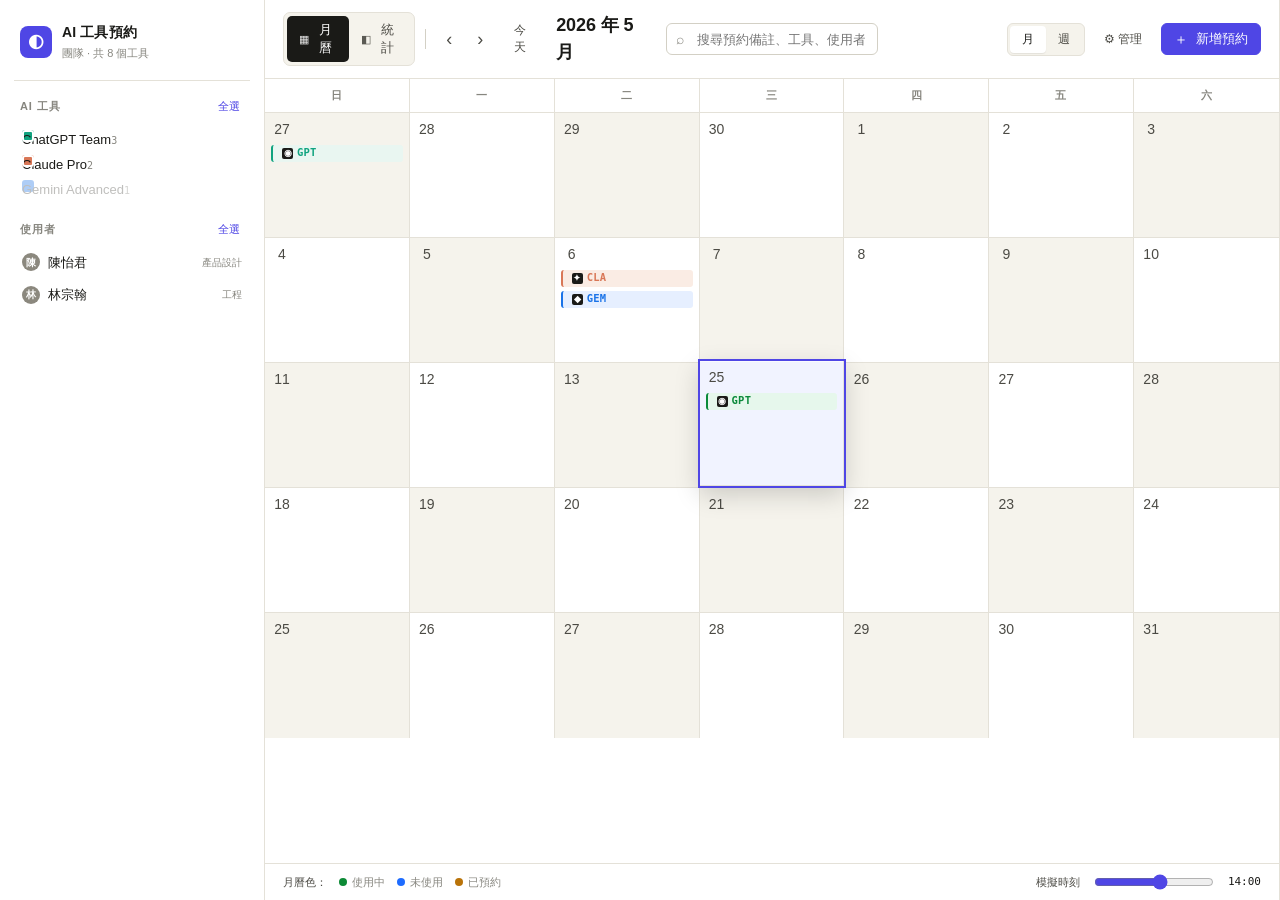
<file: test-layout.html>
<!doctype html>
<html lang="zh-Hant">
<head>
  <meta charset="utf-8" />
  <meta name="viewport" content="width=device-width, initial-scale=1" />
  <title>Layout Test</title>
  <link rel="stylesheet" href="styles.css" />
  <style>
    /* Fill cells so we can see the grid */
    .cal-month__cell { background: var(--surface); }
    .cal-month__cell:nth-child(odd) { background: var(--surface-2,#f3f2ee); }
  </style>
</head>
<body>
<div id="root">
<div class="app density-comfortable no-dash" style="--accent:#4f46e5">
  <!-- Sidebar -->
  <aside class="sidebar" id="sidebar">
    <button class="sidebar__close" onclick="closeSidebar()">✕</button>
    <div class="sidebar__brand">
      <div class="sidebar__logo"><span class="logo-mark">◐</span></div>
      <div>
        <div class="sidebar__title">AI 工具預約</div>
        <div class="sidebar__sub">團隊 · 共 8 個工具</div>
      </div>
    </div>
    <section class="filter">
      <div class="filter__head"><h3>AI 工具</h3><button class="filter__all">全選</button></div>
      <div class="filter__list">
        <label class="filter__item is-on"><input type="checkbox" checked /><span class="filter__swatch" style="background:#10a37f"/><span class="filter__name">ChatGPT Team</span><span class="filter__count">3</span></label>
        <label class="filter__item is-on"><input type="checkbox" checked /><span class="filter__swatch" style="background:#d97757"/><span class="filter__name">Claude Pro</span><span class="filter__count">2</span></label>
        <label class="filter__item"><input type="checkbox" /><span class="filter__swatch" style="background:#1a73e8"/><span class="filter__name">Gemini Advanced</span><span class="filter__count">1</span></label>
      </div>
    </section>
    <section class="filter">
      <div class="filter__head"><h3>使用者</h3><button class="filter__all">全選</button></div>
      <div class="filter__list">
        <label class="filter__item is-on"><input type="checkbox" checked /><span class="filter__avatar" style="background:#8b887e">陳</span><span class="filter__name">陳怡君</span><span class="filter__role">產品設計</span></label>
        <label class="filter__item is-on"><input type="checkbox" checked /><span class="filter__avatar" style="background:#8b887e">林</span><span class="filter__name">林宗翰</span><span class="filter__role">工程</span></label>
      </div>
    </section>
  </aside>

  <!-- Sidebar overlay -->
  <div class="sidebar-overlay" id="overlay" onclick="closeSidebar()"></div>

  <!-- Main -->
  <main class="main">
    <header class="topbar">
      <div class="topbar__left">
        <button class="hamburger" onclick="openSidebar()">☰</button>
        <div class="mode-tabs">
          <button class="is-on"><span class="mode-tabs__ic">▦</span> 月曆</button>
          <button><span class="mode-tabs__ic">◧</span> 統計</button>
        </div>
        <span class="topbar__divider"></span>
        <button class="iconbtn">‹</button>
        <button class="iconbtn">›</button>
        <button class="btn btn--ghost btn--sm">今天</button>
        <h1 class="topbar__title">2026 年 5 月</h1>
      </div>
      <div class="topbar__center">
        <div class="search">
          <span class="search__ic">⌕</span>
          <input class="search__inp" placeholder="搜尋預約備註、工具、使用者…" />
        </div>
      </div>
      <div class="topbar__right">
        <div class="seg">
          <button class="is-on">月</button>
          <button>週</button>
        </div>
        <button class="btn btn--ghost btn--sm">⚙ 管理</button>
        <button class="btn btn--primary"><span class="btn__plus">＋</span> 新增預約</button>
      </div>
    </header>

    <!-- Calendar month -->
    <div class="cal-wrap">
      <div class="cal-month">
        <div class="cal-month__head">
          <div class="cal-month__hday">日</div><div class="cal-month__hday">一</div>
          <div class="cal-month__hday">二</div><div class="cal-month__hday">三</div>
          <div class="cal-month__hday">四</div><div class="cal-month__hday">五</div>
          <div class="cal-month__hday">六</div>
        </div>
        <div class="cal-month__grid">
          <!-- 5 rows × 7 cols = 35 cells -->
          <div class="cal-month__cell"><div class="cal-month__num">27</div>
            <div class="mchip is-active" style="--c:#10a37f;--s:#e9f6f1"><span class="mchip__dot"></span><span class="mchip__logo">◉</span><span class="mchip__name">GPT</span></div>
          </div>
          <div class="cal-month__cell"><div class="cal-month__num">28</div></div>
          <div class="cal-month__cell"><div class="cal-month__num">29</div></div>
          <div class="cal-month__cell"><div class="cal-month__num">30</div></div>
          <div class="cal-month__cell"><div class="cal-month__num">1</div></div>
          <div class="cal-month__cell"><div class="cal-month__num">2</div></div>
          <div class="cal-month__cell"><div class="cal-month__num">3</div></div>

          <div class="cal-month__cell"><div class="cal-month__num">4</div></div>
          <div class="cal-month__cell"><div class="cal-month__num">5</div></div>
          <div class="cal-month__cell"><div class="cal-month__num">6</div>
            <div class="mchip" style="--c:#d97757;--s:#faece4"><span class="mchip__dot"></span><span class="mchip__logo">✦</span><span class="mchip__name">CLA</span></div>
            <div class="mchip" style="--c:#1a73e8;--s:#e6efff"><span class="mchip__dot"></span><span class="mchip__logo">◆</span><span class="mchip__name">GEM</span></div>
          </div>
          <div class="cal-month__cell"><div class="cal-month__num">7</div></div>
          <div class="cal-month__cell"><div class="cal-month__num">8</div></div>
          <div class="cal-month__cell"><div class="cal-month__num">9</div></div>
          <div class="cal-month__cell"><div class="cal-month__num">10</div></div>

          <div class="cal-month__cell"><div class="cal-month__num">11</div></div>
          <div class="cal-month__cell"><div class="cal-month__num">12</div></div>
          <div class="cal-month__cell"><div class="cal-month__num">13</div></div>
          <div class="cal-month__cell is-today"><div class="cal-month__num cal-month__num--today">25</div>
            <div class="mchip is-active" style="--c:#0b8a3a;--s:#e6f7ec"><span class="mchip__dot"></span><span class="mchip__logo">◉</span><span class="mchip__name">GPT</span></div>
          </div>
          <div class="cal-month__cell"><div class="cal-month__num">26</div></div>
          <div class="cal-month__cell"><div class="cal-month__num">27</div></div>
          <div class="cal-month__cell"><div class="cal-month__num">28</div></div>

          <div class="cal-month__cell"><div class="cal-month__num">18</div></div>
          <div class="cal-month__cell"><div class="cal-month__num">19</div></div>
          <div class="cal-month__cell"><div class="cal-month__num">20</div></div>
          <div class="cal-month__cell"><div class="cal-month__num">21</div></div>
          <div class="cal-month__cell"><div class="cal-month__num">22</div></div>
          <div class="cal-month__cell"><div class="cal-month__num">23</div></div>
          <div class="cal-month__cell"><div class="cal-month__num">24</div></div>

          <div class="cal-month__cell"><div class="cal-month__num">25</div></div>
          <div class="cal-month__cell"><div class="cal-month__num">26</div></div>
          <div class="cal-month__cell"><div class="cal-month__num">27</div></div>
          <div class="cal-month__cell"><div class="cal-month__num">28</div></div>
          <div class="cal-month__cell"><div class="cal-month__num">29</div></div>
          <div class="cal-month__cell"><div class="cal-month__num">30</div></div>
          <div class="cal-month__cell"><div class="cal-month__num">31</div></div>
        </div>
      </div>
    </div>

    <div class="legend">
      <div class="legend__group">
        <span class="legend__lbl">月曆色：</span>
        <span class="legend__item"><span class="legend__dot" style="background:#0d8a36"></span>使用中</span>
        <span class="legend__item"><span class="legend__dot" style="background:#1e6cff"></span>未使用</span>
        <span class="legend__item"><span class="legend__dot" style="background:#b97309"></span>已預約</span>
      </div>
      <div class="legend__group" style="margin-left:auto">
        <span class="legend__lbl">模擬時刻</span>
        <input type="range" min="9" max="18" value="14" class="hour-slider" />
        <span class="legend__hour">14:00</span>
      </div>
    </div>
  </main>
</div>
</div>

<script>
function openSidebar() {
  document.getElementById('sidebar').classList.add('is-open');
  document.getElementById('overlay').style.display = 'block';
}
function closeSidebar() {
  document.getElementById('sidebar').classList.remove('is-open');
  document.getElementById('overlay').style.display = 'none';
}
</script>
</body>
</html>
</file>
<file: styles.css>
/* ============================================================
   AI 工具預約 — 樣式
   一個資訊密集、視覺克制的排程工具樣式系統。
   ============================================================ */

:root {
  /* Palette — warm-neutral foundation */
  --bg:        #faf9f5;
  --surface:   #ffffff;
  --surface-2: #f5f3ec;
  --surface-3: #ecebe3;
  --text:      #1a1a17;
  --text-2:    #4b4a44;
  --text-dim:  #87867f;
  --text-faint:#b0afa6;
  --border:    #e4e1d8;
  --border-2:  #d3d0c5;

  --accent:    #4f46e5; /* indigo - overridden via tweaks */
  --accent-soft: color-mix(in oklab, var(--accent) 12%, var(--surface));

  --danger:    #c93d3d;
  --success:   #0b8a3a;
  --warning:   #b97309;

  --radius:    8px;
  --radius-lg: 12px;

  --shadow-1:  0 1px 0 rgba(15, 15, 10, 0.04), 0 1px 2px rgba(15, 15, 10, 0.04);
  --shadow-2:  0 8px 24px rgba(15, 15, 10, 0.10), 0 2px 4px rgba(15, 15, 10, 0.04);
  --shadow-3:  0 24px 48px rgba(15, 15, 10, 0.18), 0 4px 8px rgba(15, 15, 10, 0.06);

  --font-sans: "Noto Sans TC", "IBM Plex Sans", -apple-system, BlinkMacSystemFont, "Segoe UI", sans-serif;
  --font-mono: "IBM Plex Mono", ui-monospace, "SF Mono", Menlo, monospace;
}

* { box-sizing: border-box; }
html, body, #root { margin: 0; padding: 0; height: 100%; }
body {
  font-family: var(--font-sans);
  background: var(--bg);
  color: var(--text);
  font-size: 14px;
  line-height: 1.5;
  -webkit-font-smoothing: antialiased;
}
button { font-family: inherit; }

/* ============================================================
   Layout
   ============================================================ */

.app {
  display: grid;
  grid-template-columns: 264px 1fr 380px;
  grid-template-rows: minmax(0, 100vh);
  height: 100vh;
  overflow: hidden;
}
.app:not(:has(.dashboard)) { grid-template-columns: 264px 1fr; }
.app.no-dash { grid-template-columns: 264px 1fr; }

/* Responsive: at narrow widths hide the dashboard so the calendar gets room.
   Below 1024px also tighten the sidebar. */
@media (max-width: 1280px) {
  .app, .app:not(.no-dash) {
    grid-template-columns: 244px 1fr;
  }
  .dashboard { display: none; }
}
@media (max-width: 1024px) {
  .app, .app:not(.no-dash) {
    grid-template-columns: 220px 1fr;
  }
  .sidebar { padding: 14px 10px 24px; }
}

/* Hamburger button — hidden on desktop, revealed by mobile media query */
.hamburger {
  display: none;
  align-items: center;
  justify-content: center;
  width: 34px; height: 34px;
  border: 1px solid var(--border);
  border-radius: 8px;
  background: var(--surface);
  cursor: pointer;
  font-size: 15px;
  flex-shrink: 0;
  color: var(--text);
  transition: background .12s;
}
.hamburger:hover { background: var(--surface-2); }

/* Sidebar close button — hidden on desktop */
.sidebar__close {
  display: none;
  position: absolute;
  top: 12px; right: 12px;
  width: 28px; height: 28px;
  align-items: center;
  justify-content: center;
  border: 1px solid var(--border);
  border-radius: 6px;
  background: var(--surface);
  cursor: pointer;
  font-size: 12px;
  color: var(--text-dim);
}
.sidebar__close:hover { color: var(--text); background: var(--surface-2); }

/* Overlay — only shown on mobile via JS toggle */
.sidebar-overlay { display: none; }

/* ── Mobile (≤768px) ─────────────────────────────────────────────────────── */
@media (max-width: 768px) {
  /* App: single column — sidebar becomes a fixed drawer, main fills viewport */
  .app, .app:not(.no-dash), .app.no-dash {
    grid-template-columns: 1fr;
    grid-template-rows: minmax(0, 100dvh);
  }
  .dashboard { display: none !important; }
  .main { border: none; min-width: 0; }

  /* Sidebar drawer — position: fixed removes it from grid flow */
  .sidebar {
    position: fixed;
    top: 0; left: 0;
    width: min(300px, 82vw);
    height: 100dvh;
    z-index: 60;
    transform: translateX(-105%);
    transition: transform .24s ease;
    box-shadow: none;
    padding: 16px 12px 24px;
    overflow-y: auto;
    border-right: 1px solid var(--border);
  }
  .sidebar.is-open {
    transform: translateX(0);
    box-shadow: 6px 0 32px rgba(0,0,0,.18);
  }
  .sidebar__close {
    display: flex;
  }

  /* Overlay */
  .sidebar-overlay {
    position: fixed;
    inset: 0;
    background: rgba(0,0,0,.35);
    z-index: 59;
    backdrop-filter: blur(1px);
  }

  /* Hamburger visible */
  .hamburger { display: flex; }

  /* Topbar — single row compact layout */
  .topbar {
    grid-template-columns: auto 1fr auto;
    padding: 8px 10px;
    gap: 6px;
    align-items: center;
  }
  .topbar__center { display: none; }
  .topbar__left { gap: 4px; overflow: hidden; }
  .topbar__right { gap: 4px; }
  .topbar__title { font-size: 14px; white-space: nowrap; overflow: hidden; text-overflow: ellipsis; max-width: 120px; }
  .topbar__divider { display: none; }
  .mode-tabs button { padding: 5px 8px; font-size: 12px; }
  .mode-tabs .mode-tabs__ic { display: none; }
  .seg button { padding: 5px 8px; font-size: 12px; }

  /* "管理" and "新增" buttons compact */
  .topbar__right .btn--ghost { display: none; }
  .topbar__right .btn--primary .btn__plus { margin-right: 2px; }

  /* Nav buttons */
  .iconbtn { width: 30px; height: 30px; font-size: 16px; }

  /* Calendar month — keep 7 cols but compress */
  .cal-month__cell { min-height: 52px; padding: 2px 2px 3px; }
  .cal-month__hday { font-size: 9px; padding: 5px 0; letter-spacing: 0; }
  .cal-month__num  { font-size: 11px; margin-bottom: 1px; }

  /* Chips: hide text on mobile, just show coloured dots */
  .mchip { padding: 1px 3px; gap: 2px; font-size: 0; line-height: 1; border-radius: 3px; min-height: 6px; }
  .mchip__dot { width: 6px; height: 6px; flex-shrink: 0; }
  .mchip__logo, .mchip__name, .mchip__seats { display: none; }

  /* Tool bar in month cell — still shows */
  .mbar { height: 3px; }

  /* Week view — horizontal scroll */
  .cal-wrap { overflow-x: auto; -webkit-overflow-scrolling: touch; }
  .cal-week  { min-width: 560px; }
  .swim-wrap { min-width: 540px; }

  /* Legend — stack */
  .legend { flex-direction: column; gap: 6px; padding: 8px 12px; }
  .legend__group { flex-wrap: wrap; gap: 4px; }

  /* Modals — full-width with small margin */
  .modal { max-width: calc(100vw - 16px); max-height: calc(100dvh - 24px); overflow-y: auto; }
  .day-detail { width: calc(100vw - 16px); max-height: calc(100dvh - 24px); }
  .modal__body { padding: 12px; gap: 12px; }
  .field-grid { grid-template-columns: 1fr; gap: 10px; }
  .tool-grid { grid-template-columns: 1fr; }

  /* Admin panel */
  .admin-modal { width: calc(100vw - 16px); }
  .admin-tabs { flex-wrap: wrap; padding: 0 12px; }
  .admin-tabs button { padding: 8px 12px; font-size: 12px; }

  /* Stats */
  .stats__tiles { grid-template-columns: repeat(2, 1fr); }
  .dual { grid-template-columns: 1fr !important; }
}

/* ── Extra small (≤400px) ────────────────────────────────────────────────── */
@media (max-width: 400px) {
  .cal-month__cell { min-height: 44px; }
  .topbar__title { display: none; }
  .modal { max-width: calc(100vw - 8px); }
}

.main {
  display: flex;
  flex-direction: column;
  border-left: 1px solid var(--border);
  border-right: 1px solid var(--border);
  min-width: 0;
  background: var(--bg);
}

/* ============================================================
   Sidebar
   ============================================================ */

.sidebar {
  background: var(--surface);
  padding: 18px 14px 28px;
  overflow-y: auto;
  border-right: 0;
}
.sidebar__brand {
  display: flex;
  align-items: center;
  gap: 10px;
  padding: 4px 6px 18px;
  border-bottom: 1px solid var(--border);
  margin-bottom: 16px;
}
.sidebar__logo {
  width: 32px; height: 32px;
  border-radius: 8px;
  background: var(--accent);
  color: white;
  display: grid; place-items: center;
  font-size: 18px;
  font-weight: 600;
}
.sidebar__title { font-weight: 600; font-size: 14px; letter-spacing: 0.01em; }
.sidebar__sub   { font-size: 11px; color: var(--text-dim); margin-top: 2px; }

.filter { margin-bottom: 22px; }
.filter__head {
  display: flex; align-items: center; justify-content: space-between;
  padding: 0 6px 8px;
}
.filter__head h3 {
  font-size: 11px;
  font-weight: 600;
  text-transform: uppercase;
  letter-spacing: 0.08em;
  color: var(--text-dim);
  margin: 0;
  white-space: nowrap;
}
.filter__all {
  font-size: 11px; color: var(--accent); background: transparent;
  border: 0; cursor: pointer; padding: 2px 4px; border-radius: 4px;
}
.filter__all:hover { background: var(--accent-soft); }

.filter__list { display: flex; flex-direction: column; gap: 1px; }
.filter__item {
  display: flex; align-items: center; gap: 8px;
  padding: 6px 8px;
  border-radius: 6px;
  cursor: pointer;
  user-select: none;
  font-size: 13px;
  color: var(--text-2);
}
.filter__item:hover { background: var(--surface-2); }
.filter__item.is-on { color: var(--text); }
.filter__item input { display: none; }
.filter__swatch {
  width: 12px; height: 12px;
  border-radius: 3px;
  flex-shrink: 0;
  opacity: 0.35;
  position: relative;
}
.filter__item.is-on .filter__swatch { opacity: 1; }
.filter__item.is-on .filter__swatch::after {
  content: ""; position: absolute; inset: 0;
  border: 2px solid var(--surface);
  border-radius: 3px;
}
.filter__name { flex: 1; min-width: 0; overflow: hidden; text-overflow: ellipsis; white-space: nowrap; }
.filter__count { font-family: var(--font-mono); font-size: 10px; color: var(--text-dim); }
.filter__role  { font-size: 10px; color: var(--text-dim); }
.filter__avatar {
  width: 18px; height: 18px; border-radius: 50%;
  font-size: 10px; font-weight: 600; color: var(--surface);
  display: grid; place-items: center; flex-shrink: 0;
  opacity: 0.4;
}
.filter__item.is-on .filter__avatar { opacity: 1; }
.filter__dot {
  width: 8px; height: 8px; border-radius: 50%; flex-shrink: 0;
  opacity: 0.4;
}
.filter__item.is-on .filter__dot { opacity: 1; }

/* ============================================================
   Topbar
   ============================================================ */

.topbar {
  display: grid;
  grid-template-columns: 1fr auto 1fr;
  align-items: center;
  padding: 12px 18px;
  gap: 16px;
  background: var(--surface);
  border-bottom: 1px solid var(--border);
}
.topbar__left   { display: flex; align-items: center; gap: 4px; }
.topbar__center { justify-self: stretch; max-width: 420px; width: 100%; margin: 0 auto; }
.topbar__right  { display: flex; align-items: center; gap: 8px; justify-self: end; }
.topbar__title {
  margin: 0 0 0 10px;
  font-size: 18px;
  font-weight: 600;
  letter-spacing: -0.005em;
}

.iconbtn {
  width: 28px; height: 28px; border-radius: 6px;
  border: 0; background: transparent;
  display: grid; place-items: center;
  font-size: 18px; color: var(--text-2);
  cursor: pointer;
}
.iconbtn:hover { background: var(--surface-2); color: var(--text); }

.btn {
  display: inline-flex; align-items: center; gap: 6px;
  border: 1px solid var(--border-2);
  background: var(--surface);
  color: var(--text);
  font-size: 13px; font-weight: 500;
  padding: 6px 12px;
  height: 32px;
  border-radius: 6px;
  cursor: pointer;
  transition: background 80ms ease, border-color 80ms ease;
}
.btn:hover { background: var(--surface-2); }
.btn--primary {
  background: var(--accent); color: white; border-color: var(--accent);
}
.btn--primary:hover { filter: brightness(0.92); background: var(--accent); }
.btn--ghost { background: transparent; border-color: transparent; color: var(--text-2); }
.btn--ghost:hover { background: var(--surface-2); color: var(--text); }
.btn--danger { background: transparent; color: var(--danger); border-color: transparent; }
.btn--danger:hover { background: #fdecec; }
.btn--sm { height: 28px; padding: 4px 10px; font-size: 12px; }
.btn__plus { font-size: 14px; line-height: 1; margin-right: 2px; }

.seg {
  display: inline-flex;
  background: var(--surface-2);
  border-radius: 6px;
  padding: 2px;
  border: 1px solid var(--border);
}
.seg button {
  border: 0; background: transparent;
  font-size: 12px; font-weight: 500;
  padding: 5px 12px;
  border-radius: 4px;
  cursor: pointer;
  color: var(--text-2);
  display: inline-flex; align-items: center; gap: 6px;
}
.seg button.is-on {
  background: var(--surface);
  color: var(--text);
  box-shadow: var(--shadow-1);
}
.seg--full { display: flex; }
.seg--full button { flex: 1; justify-content: center; padding: 7px 8px; font-size: 13px; }
.seg .dot { width: 8px; height: 8px; border-radius: 50%; }

.search {
  position: relative;
  display: flex; align-items: center;
}
.search__ic {
  position: absolute; left: 10px; top: 50%; transform: translateY(-50%);
  font-size: 14px; color: var(--text-dim);
}
.search__inp {
  width: 100%; height: 32px;
  padding: 0 12px 0 30px;
  border: 1px solid var(--border-2);
  background: var(--surface);
  border-radius: 6px;
  font-family: inherit; font-size: 13px;
  color: var(--text);
  outline: none;
}
.search__inp:focus { border-color: var(--accent); box-shadow: 0 0 0 3px var(--accent-soft); }

/* ============================================================
   Calendar — Month
   ============================================================ */

.cal-wrap {
  flex: 1;
  display: flex;
  overflow: hidden;
  padding: 0;
}
.cal-month {
  flex: 1;
  display: flex;
  flex-direction: column;
  min-height: 0;
}
.cal-month__head {
  display: grid;
  grid-template-columns: repeat(7, 1fr);
  border-bottom: 1px solid var(--border);
  background: var(--surface);
}
.cal-month__hday {
  text-align: center;
  font-size: 11px;
  font-weight: 600;
  letter-spacing: 0.06em;
  color: var(--text-dim);
  padding: 8px 0;
  border-right: 1px solid var(--border);
}
.cal-month__hday:last-child { border-right: 0; }

.cal-month__grid {
  flex: 1;
  display: grid;
  grid-template-columns: repeat(7, 1fr);
  grid-template-rows: repeat(6, 1fr);
  min-height: 0;
  background: var(--surface);
}
.cal-month__cell {
  border-right: 1px solid var(--border);
  border-bottom: 1px solid var(--border);
  padding: 6px;
  display: flex;
  flex-direction: column;
  gap: 4px;
  min-height: 0;
  overflow: hidden;
  cursor: pointer;
  position: relative;
  transition: background 80ms;
}
.cal-month__cell:hover { background: var(--surface-2); }
.cal-month__cell.is-out { background: var(--surface-2); color: var(--text-faint); }
.cal-month__cell.is-out .cal-month__num { color: var(--text-faint); }
.cal-month__cell.is-today {
  background: color-mix(in oklab, var(--accent) 7%, var(--surface));
  box-shadow:
    0 0 0 2px var(--accent),
    0 8px 24px rgba(0,0,0,0.18),
    inset 0 1px 0 rgba(255,255,255,0.7);
  transform: translateY(-2px);
  z-index: 2;
}
.cal-month__cell:nth-child(7n)  { border-right: 0; }
.cal-month__cell:nth-last-child(-n+7) { border-bottom: 0; }

.cal-month__date {
  display: flex; align-items: center; justify-content: space-between;
  font-family: var(--font-mono);
  font-size: 12px;
}
.cal-month__num {
  font-weight: 500;
  color: var(--text-2);
  width: 22px; height: 22px;
  border-radius: 50%;
  display: grid; place-items: center;
}
.cal-month__num.is-today {
  background: var(--accent);
  color: white;
}
.cal-month__count {
  font-size: 10px;
  color: var(--text-dim);
  font-weight: 500;
}
.cal-month__pills {
  display: flex; flex-direction: column; gap: 2px;
  min-height: 0;
  overflow: hidden;
}
.cal-month__more {
  font-size: 10px;
  color: var(--text-dim);
  padding: 1px 4px;
  cursor: pointer;
}
.cal-month__more:hover { color: var(--accent); }

/* Pill (month-view event) */
.pill {
  --pill-c: var(--accent);
  --pill-s: var(--accent-soft);
  display: grid;
  grid-template-columns: 24px 1fr auto;
  align-items: center;
  gap: 6px;
  font-family: var(--font-mono);
  font-size: 10.5px;
  line-height: 1;
  padding: 3px 6px;
  border: 0;
  border-left: 2px solid var(--pill-c);
  background: var(--pill-s);
  color: var(--text);
  border-radius: 3px;
  cursor: pointer;
  text-align: left;
  position: relative;
  height: 20px;
  overflow: hidden;
}
.pill:hover {
  background: color-mix(in oklab, var(--pill-c) 18%, white);
}
.pill__time { color: var(--text-dim); font-weight: 500; }
.pill__name { color: var(--pill-c); font-weight: 600; letter-spacing: 0.04em; overflow: hidden; text-overflow: ellipsis; white-space: nowrap; }
.pill__avatar {
  width: 14px; height: 14px;
  border-radius: 50%;
  background: var(--text-2);
  color: var(--surface);
  font-family: var(--font-sans);
  font-size: 9px;
  font-weight: 600;
  display: inline-flex; align-items: center; justify-content: center;
  flex-shrink: 0;
}
.pill__live {
  position: absolute;
  right: 4px; top: 4px;
  width: 6px; height: 6px;
  border-radius: 50%;
  background: var(--pill-c);
  animation: pulse 1.4s ease-in-out infinite;
}
.pill.is-cancelled {
  opacity: 0.4;
  text-decoration: line-through;
  text-decoration-thickness: 1px;
}
.pill.is-active {
  background: color-mix(in oklab, var(--pill-c) 14%, white);
}

@keyframes pulse {
  0%, 100% { opacity: 1; transform: scale(1); }
  50%      { opacity: 0.4; transform: scale(1.4); }
}

/* ============================================================
   Calendar — Week
   ============================================================ */

.cal-week {
  flex: 1;
  display: grid;
  grid-template-columns: 56px 1fr;
  grid-template-rows: auto 1fr;
  overflow: auto;
  background: var(--surface);
  min-height: 0;
}
.cal-week__corner {
  border-right: 1px solid var(--border);
  border-bottom: 1px solid var(--border);
  background: var(--surface);
  position: sticky; top: 0; left: 0; z-index: 3;
}
.cal-week__head {
  display: grid;
  grid-template-columns: repeat(7, 1fr);
  border-bottom: 1px solid var(--border);
  background: var(--surface);
  position: sticky; top: 0; z-index: 2;
}
.cal-week__hday {
  text-align: center;
  padding: 8px 0;
  border-right: 1px solid var(--border);
}
.cal-week__hday:last-child { border-right: 0; }
.cal-week__hweek { font-size: 11px; color: var(--text-dim); }
.cal-week__hnum  { font-family: var(--font-mono); font-size: 18px; font-weight: 500; }
.cal-week__hday.is-today .cal-week__hnum {
  color: var(--accent);
}
.cal-week__hday.is-today .cal-week__hweek {
  color: var(--accent);
}

.cal-week__gutter {
  display: flex; flex-direction: column;
  border-right: 1px solid var(--border);
  background: var(--surface);
  position: sticky; left: 0; z-index: 1;
}
.cal-week__hour {
  height: 56px;
  position: relative;
}
.cal-week__hour span {
  position: absolute;
  top: -7px;
  right: 8px;
  font-family: var(--font-mono);
  font-size: 10px;
  color: var(--text-dim);
  background: var(--surface);
  padding: 0 2px;
  white-space: nowrap;
}

.cal-week__grid {
  display: grid;
  grid-template-columns: repeat(7, 1fr);
}
.cal-week__col {
  position: relative;
  border-right: 1px solid var(--border);
}
.cal-week__col:last-child { border-right: 0; }
.cal-week__slot {
  height: 56px;
  border-bottom: 1px dashed var(--border);
  cursor: pointer;
  transition: background 60ms;
}
.cal-week__slot:hover { background: var(--surface-2); }

.evt {
  --c: var(--accent);
  --s: var(--accent-soft);
  position: absolute;
  border: 0;
  background: var(--s);
  color: var(--text);
  border-radius: 6px;
  padding: 0;
  text-align: left;
  cursor: pointer;
  overflow: hidden;
  box-shadow: -1px 0 0 var(--surface), 0 1px 2px rgba(15, 15, 10, 0.06);
  display: grid;
  grid-template-columns: 32px 1fr;
  z-index: 1;
  filter: saturate(var(--sat, 1));
  transition: filter 140ms, box-shadow 100ms, transform 100ms;
}
.evt:hover {
  z-index: 99 !important;
  box-shadow: -1px 0 0 var(--surface), 0 4px 12px rgba(15, 15, 10, 0.18);
  transform: translateY(-1px);
  filter: saturate(1) !important;
}
.evt__left {
  background: color-mix(in oklab, var(--c) 22%, white);
  border-right: 1px solid color-mix(in oklab, var(--c) 30%, transparent);
  display: flex;
  flex-direction: column;
  align-items: center;
  justify-content: flex-start;
  padding: 6px 0 4px;
  gap: 1px;
  position: relative;
}
.evt__hour-big {
  font-family: var(--font-mono);
  font-size: 13px;
  font-weight: 600;
  color: var(--c);
  letter-spacing: -0.02em;
  line-height: 1;
}
.evt__hour-sm {
  font-family: var(--font-mono);
  font-size: 9px;
  color: color-mix(in oklab, var(--c) 70%, var(--text-dim));
  line-height: 1;
  margin-top: 1px;
}
.evt__pulse {
  width: 6px; height: 6px;
  border-radius: 50%;
  background: var(--c);
  margin-top: 6px;
  animation: pulse 1.4s ease-in-out infinite;
}
.evt__body {
  padding: 6px 8px 4px;
  min-width: 0;
  display: flex;
  flex-direction: column;
  gap: 2px;
  overflow: hidden;
}
.evt__title {
  display: flex;
  align-items: center;
  gap: 5px;
  font-size: 12px;
  font-weight: 600;
  color: var(--c);
  min-width: 0;
}
.evt__title-text {
  overflow: hidden;
  text-overflow: ellipsis;
  white-space: nowrap;
  min-width: 0;
}
.evt__logo {
  display: inline-flex;
  width: 14px; height: 14px;
  border-radius: 3px;
  background: var(--text);
  color: var(--surface);
  font-size: 10px;
  align-items: center; justify-content: center;
  flex-shrink: 0;
  font-family: var(--font-sans);
}
.evt__meta {
  display: flex;
  align-items: center;
  gap: 5px;
  font-size: 11px;
  color: var(--text-2);
  min-width: 0;
}
.evt__avatar {
  width: 14px; height: 14px;
  border-radius: 50%;
  background: var(--text-2);
  color: var(--surface);
  font-size: 9px;
  font-weight: 600;
  display: inline-flex;
  align-items: center;
  justify-content: center;
  flex-shrink: 0;
}
.evt__user {
  overflow: hidden;
  text-overflow: ellipsis;
  white-space: nowrap;
}
.evt__note {
  font-size: 11px;
  color: var(--text-dim);
  margin-top: 2px;
  line-height: 1.35;
  overflow: hidden;
  text-overflow: ellipsis;
  display: -webkit-box;
  -webkit-line-clamp: 2;
  -webkit-box-orient: vertical;
}

/* Status variants on the event (overrides for the left strip color) */
.evt.is-active .evt__left {
  background: color-mix(in oklab, var(--c) 28%, white);
}
.evt.is-done {
  filter: saturate(0.7);
}
.evt.is-cancelled {
  opacity: 0.45;
  background: repeating-linear-gradient(
    -45deg,
    var(--s) 0 6px,
    transparent 6px 12px
  );
}
.evt.is-cancelled .evt__title-text { text-decoration: line-through; }
.evt.is-pending {
  border: 1px dashed var(--c);
  background: repeating-linear-gradient(
    -45deg,
    var(--s) 0 6px,
    transparent 6px 12px
  );
}

/* ============================================================
   Legend
   ============================================================ */

.legend {
  display: flex;
  flex-wrap: wrap;
  align-items: center;
  gap: 22px;
  padding: 8px 18px;
  background: var(--surface);
  border-top: 1px solid var(--border);
  font-size: 11px;
  color: var(--text-dim);
}
.legend__group { display: flex; align-items: center; gap: 12px; }
.legend__lbl { font-weight: 500; color: var(--text-2); }
.legend__item { display: inline-flex; align-items: center; gap: 5px; }
.legend__dot   { width: 8px; height: 8px; border-radius: 50%; }
.legend__pulse {
  width: 8px; height: 8px; border-radius: 50%;
  background: var(--success); animation: pulse 1.4s infinite;
}
.legend__diag {
  width: 10px; height: 10px;
  background: repeating-linear-gradient(-45deg, var(--text-dim) 0 1.5px, transparent 1.5px 4px);
  border-radius: 2px;
}
.legend__dim {
  width: 10px; height: 10px; border-radius: 2px;
  background: var(--text-faint);
}
.hour-slider { width: 120px; accent-color: var(--accent); }
.legend__hour { font-family: var(--font-mono); color: var(--text); font-weight: 500; }

/* ============================================================
   Dashboard
   ============================================================ */

.dashboard {
  background: var(--surface);
  overflow-y: auto;
  padding: 18px 16px 28px;
  border-left: 1px solid var(--border);
}
.dash__head { padding: 0 4px 16px; border-bottom: 1px solid var(--border); margin-bottom: 14px; }
.dash__head h2 { font-size: 15px; margin: 0; font-weight: 600; }
.dash__date { font-size: 11px; color: var(--text-dim); margin-top: 2px; font-family: var(--font-mono); }

.kpi-row {
  display: grid;
  grid-template-columns: 1fr 1fr;
  gap: 8px;
  margin-bottom: 18px;
}
.kpi {
  background: var(--surface-2);
  border: 1px solid var(--border);
  border-radius: 8px;
  padding: 10px 12px;
}
.kpi__label { font-size: 11px; color: var(--text-dim); margin-bottom: 4px; }
.kpi__value {
  font-family: var(--font-mono); font-size: 22px; font-weight: 500;
  display: flex; align-items: baseline; gap: 4px;
}
.kpi__value.live { color: var(--success); }
.kpi__unit { font-size: 11px; color: var(--text-dim); font-weight: 400; }

.dash__section { margin-bottom: 18px; }
.dash__sec-head {
  display: flex; align-items: center; justify-content: space-between;
  padding: 0 4px 8px;
}
.dash__sec-head h3 {
  font-size: 11px; font-weight: 600;
  text-transform: uppercase; letter-spacing: 0.08em;
  color: var(--text-dim); margin: 0;
}
.dash__sec-head .muted { font-size: 10px; color: var(--text-faint); }
.dash__sec-head .live-dot {
  width: 8px; height: 8px; border-radius: 50%;
  background: var(--success);
  animation: pulse 1.4s infinite;
}
.dash__empty {
  font-size: 12px; color: var(--text-dim);
  text-align: center; padding: 16px 0;
  background: var(--surface-2);
  border-radius: 6px;
}

.live-list { display: flex; flex-direction: column; gap: 6px; }
.live-row {
  display: grid;
  grid-template-columns: 3px 1fr auto;
  gap: 10px;
  padding: 8px 10px 8px 6px;
  background: var(--surface-2);
  border-radius: 6px;
  align-items: center;
}
.live-row__bar { height: 32px; border-radius: 2px; }
.live-row__main { min-width: 0; }
.live-row__tool { font-size: 12px; font-weight: 600; overflow: hidden; text-overflow: ellipsis; white-space: nowrap; }
.live-row__user { font-size: 11px; color: var(--text-2); display: flex; align-items: center; gap: 4px; }
.mini-avatar {
  width: 14px; height: 14px; border-radius: 50%;
  color: white; font-size: 9px; font-weight: 600;
  display: grid; place-items: center;
}
.live-row__time {
  font-family: var(--font-mono); font-size: 11px; text-align: right;
  color: var(--text-2);
}
.live-row__remain { font-size: 10px; color: var(--success); margin-top: 2px; }

.bar-list { display: flex; flex-direction: column; gap: 6px; padding: 0 4px; }
.bar {
  display: grid;
  grid-template-columns: 60px 1fr 36px;
  gap: 10px; align-items: center;
}
.bar__label { display: flex; align-items: center; gap: 6px; }
.bar__dot { width: 8px; height: 8px; border-radius: 2px; }
.bar__name { font-family: var(--font-mono); font-size: 11px; font-weight: 500; }
.bar__track {
  height: 14px;
  background: var(--surface-2);
  border-radius: 3px;
  overflow: hidden;
}
.bar__fill { height: 100%; border-radius: 3px; transition: width 200ms ease; }
.bar__value {
  font-family: var(--font-mono);
  font-size: 11px;
  color: var(--text-2);
  text-align: right;
}

.cap-grid {
  display: grid;
  grid-template-columns: repeat(2, 1fr);
  gap: 8px;
  padding: 0 4px;
}
.cap {
  border: 1px solid var(--border);
  border-radius: 6px;
  padding: 8px 10px;
}
.cap__head { display: flex; align-items: center; gap: 6px; margin-bottom: 6px; }
.cap__dot { width: 8px; height: 8px; border-radius: 2px; }
.cap__name { font-family: var(--font-mono); font-size: 11px; font-weight: 600; }
.cap__seats { display: flex; gap: 3px; margin-bottom: 4px; }
.cap__seat {
  flex: 1;
  height: 6px;
  border-radius: 2px;
  border: 1px solid var(--border-2);
  background: var(--surface-2);
}
.cap__txt { font-size: 10px; color: var(--text-dim); font-family: var(--font-mono); }
.cap__txt strong { color: var(--text); font-weight: 600; }

.trend {
  display: flex;
  align-items: flex-end;
  gap: 3px;
  height: 90px;
  padding: 0 4px;
}
.trend__col {
  flex: 1;
  display: flex; flex-direction: column; align-items: stretch;
  height: 100%;
  position: relative;
}
.trend__stack {
  display: flex;
  flex-direction: column-reverse;
  width: 100%;
  background: var(--surface-2);
  border-radius: 2px;
  overflow: hidden;
  margin-top: auto;
  min-height: 2px;
}
.trend__seg {
  display: block;
  background: var(--text-2);
  transition: background 120ms ease;
}
.trend__col:hover .trend__seg { background: var(--tc); }
.trend__label {
  font-family: var(--font-mono);
  font-size: 9px;
  color: var(--text-dim);
  text-align: center;
  padding-top: 4px;
}
.trend__col.is-today .trend__label {
  color: var(--accent);
  font-weight: 600;
}
.trend__col.is-today::before {
  content: ""; position: absolute;
  top: -2px; left: 50%; transform: translateX(-50%);
  width: 4px; height: 4px; border-radius: 50%;
  background: var(--accent);
}

.top-users { display: flex; flex-direction: column; gap: 4px; padding: 0 4px; }
.top-user {
  display: grid;
  grid-template-columns: 18px 24px 1fr auto;
  align-items: center; gap: 8px;
  padding: 4px 6px;
  border-radius: 5px;
}
.top-user:hover { background: var(--surface-2); }
.top-user__rank {
  font-family: var(--font-mono); font-size: 10px;
  color: var(--text-dim); text-align: center;
}
.top-user__avatar {
  width: 24px; height: 24px; border-radius: 50%;
  color: white; font-size: 11px; font-weight: 600;
  display: grid; place-items: center;
}
.top-user__main { min-width: 0; }
.top-user__name { font-size: 12px; font-weight: 500; }
.top-user__role { font-size: 10px; color: var(--text-dim); }
.top-user__hours {
  font-family: var(--font-mono); font-size: 12px;
  color: var(--text-2);
}

/* ============================================================
   Modal
   ============================================================ */

.modal-backdrop {
  position: fixed; inset: 0;
  background: rgba(15, 15, 10, 0.4);
  display: grid; place-items: center;
  z-index: 100;
  backdrop-filter: blur(2px);
  animation: fadeIn 120ms ease;
}
.modal {
  width: 720px; max-width: calc(100vw - 40px);
  max-height: calc(100vh - 40px);
  background: var(--surface);
  border-radius: 12px;
  box-shadow: var(--shadow-3);
  display: flex; flex-direction: column;
  overflow: hidden;
  animation: pop 160ms ease;
}
@keyframes fadeIn { from { opacity: 0; } to { opacity: 1; } }
@keyframes pop {
  from { opacity: 0; transform: scale(0.96) translateY(8px); }
  to   { opacity: 1; transform: scale(1) translateY(0); }
}
.modal__header {
  display: flex; align-items: center; justify-content: space-between;
  padding: 14px 18px;
  border-bottom: 1px solid var(--border);
}
.modal__title { display: flex; align-items: center; gap: 8px; }
.modal__title h2 { font-size: 16px; margin: 0; font-weight: 600; }
.modal__tool-dot { width: 10px; height: 10px; border-radius: 3px; }
.modal__body { padding: 18px; overflow-y: auto; display: flex; flex-direction: column; gap: 18px; }
.modal__footer {
  padding: 12px 18px;
  border-top: 1px solid var(--border);
  background: var(--surface-2);
  display: flex; align-items: center; justify-content: space-between;
  gap: 12px;
}
.modal__summary {
  display: flex; align-items: center; gap: 6px;
  font-size: 12px; color: var(--text-2);
}
.modal__summary .dot { width: 8px; height: 8px; border-radius: 2px; }
.modal__actions { display: flex; gap: 6px; }
.muted { color: var(--text-dim); }

.field-grid {
  display: grid;
  grid-template-columns: 1fr 1fr;
  gap: 18px;
}
.field { display: flex; flex-direction: column; gap: 6px; }
.field__label {
  font-size: 11px; font-weight: 600;
  text-transform: uppercase; letter-spacing: 0.08em;
  color: var(--text-dim);
  display: flex; align-items: center; gap: 6px;
}
.field__req {
  font-size: 9px; padding: 1px 4px; border-radius: 3px;
  background: color-mix(in oklab, var(--accent) 12%, white);
  color: var(--accent);
  letter-spacing: 0;
  text-transform: none;
}
.field__hint {
  font-size: 11px;
  color: var(--text-dim);
  margin-top: 4px;
  line-height: 1.4;
}

.input {
  height: 32px;
  border: 1px solid var(--border-2);
  background: var(--surface);
  border-radius: 6px;
  padding: 0 10px;
  font-family: inherit; font-size: 13px;
  color: var(--text);
  outline: none;
}
.input:focus { border-color: var(--accent); box-shadow: 0 0 0 3px var(--accent-soft); }
.input--area {
  height: auto; min-height: 60px; padding: 8px 10px;
  resize: vertical; font-family: inherit; line-height: 1.5;
}

.tool-grid {
  display: flex;
  flex-direction: column;
  gap: 2px;
  max-height: 280px;
  overflow-y: auto;
}
.tool-chip {
  --c: var(--accent);
  --s: var(--accent-soft);
  display: grid;
  grid-template-columns: 10px 1fr auto;
  align-items: center; gap: 10px;
  padding: 8px 12px;
  border: 1px solid var(--border);
  background: var(--surface);
  border-radius: 6px;
  cursor: pointer;
  text-align: left;
  transition: border-color 80ms;
}
.tool-chip:hover { border-color: var(--border-2); background: var(--surface-2); }
.tool-chip.is-on { border-color: var(--c); background: var(--s); }
.tool-chip__dot { width: 10px; height: 10px; border-radius: 3px; background: var(--c); }
.tool-chip__name { font-size: 13px; font-weight: 500; }
.tool-chip__seats { font-family: var(--font-mono); font-size: 10px; color: var(--text-dim); }

.user-grid {
  display: grid;
  grid-template-columns: repeat(2, 1fr);
  gap: 4px;
  max-height: 220px;
  overflow-y: auto;
}
.user-chip {
  display: grid;
  grid-template-columns: 24px 1fr;
  grid-template-rows: auto auto;
  align-items: center;
  column-gap: 8px;
  padding: 6px 10px;
  border: 1px solid var(--border);
  background: var(--surface);
  border-radius: 6px;
  cursor: pointer;
  text-align: left;
}
.user-chip:hover { background: var(--surface-2); }
.user-chip.is-on { border-color: var(--accent); background: var(--accent-soft); }
.user-chip__avatar {
  grid-row: 1 / 3;
  width: 24px; height: 24px; border-radius: 50%;
  color: white; font-size: 11px; font-weight: 600;
  display: grid; place-items: center;
}
.user-chip__name { font-size: 13px; font-weight: 500; grid-column: 2; }
.user-chip__role { font-size: 10px; color: var(--text-dim); grid-column: 2; }

.time-row {
  display: flex; align-items: center; gap: 8px; flex-wrap: wrap;
}
.dash { color: var(--text-dim); font-size: 13px; }

/* ============================================================
   Density variants
   ============================================================ */
.density-compact .cal-month__cell { padding: 4px; }
.density-compact .pill { height: 18px; padding: 2px 5px; font-size: 10px; }
.density-compact .cal-week__hour { height: 48px; }
.density-compact .cal-week__slot { height: 48px; }

/* ============================================================
   Scrollbar polish (webkit only)
   ============================================================ */
.sidebar::-webkit-scrollbar,
.dashboard::-webkit-scrollbar,
.cal-week::-webkit-scrollbar,
.user-grid::-webkit-scrollbar { width: 8px; height: 8px; }
.sidebar::-webkit-scrollbar-thumb,
.dashboard::-webkit-scrollbar-thumb,
.cal-week::-webkit-scrollbar-thumb,
.user-grid::-webkit-scrollbar-thumb {
  background: var(--border-2); border-radius: 4px;
}
.sidebar::-webkit-scrollbar-track,
.dashboard::-webkit-scrollbar-track,
.cal-week::-webkit-scrollbar-track,
.user-grid::-webkit-scrollbar-track { background: transparent; }


/* ============================================================
   Mode tabs (top-level: 月曆 / 統計)
   ============================================================ */
.mode-tabs {
  display: inline-flex;
  background: var(--surface-2);
  border-radius: 7px;
  padding: 3px;
  border: 1px solid var(--border);
}
.mode-tabs button {
  border: 0; background: transparent;
  font-size: 13px; font-weight: 500;
  padding: 5px 12px;
  border-radius: 5px;
  cursor: pointer;
  color: var(--text-2);
  display: inline-flex; align-items: center; gap: 6px;
  font-family: inherit;
}
.mode-tabs button.is-on {
  background: var(--text);
  color: var(--surface);
}
.mode-tabs__ic { font-size: 11px; opacity: 0.9; }
.topbar__divider {
  width: 1px; height: 20px; background: var(--border-2);
  margin: 0 6px;
}

/* ============================================================
   Stats view
   ============================================================ */
.stats {
  flex: 1;
  display: flex;
  flex-direction: column;
  min-height: 0;
  background: var(--bg);
}
.stats__topbar {
  display: flex; align-items: center; justify-content: space-between;
  padding: 12px 22px;
  background: var(--surface);
  border-bottom: 1px solid var(--border);
}
.stats__tabs {
  display: inline-flex;
  gap: 4px;
  background: var(--surface-2);
  padding: 3px;
  border-radius: 7px;
  border: 1px solid var(--border);
}
.stats__tabs button {
  border: 0; background: transparent;
  font-size: 13px; font-weight: 500;
  padding: 6px 14px;
  border-radius: 5px;
  cursor: pointer;
  color: var(--text-2);
  font-family: inherit;
}
.stats__tabs button.is-on {
  background: var(--surface);
  color: var(--text);
  box-shadow: var(--shadow-1);
}

.stats__scroll {
  flex: 1;
  overflow-y: auto;
  padding: 22px;
}
.pane { display: flex; flex-direction: column; gap: 22px; }

/* KPI tiles */
.stats__tiles {
  display: grid;
  grid-template-columns: repeat(4, 1fr);
  gap: 1px;
  background: var(--border);
  border: 1px solid var(--border);
  border-radius: 10px;
  overflow: hidden;
}
.stile {
  background: var(--surface);
  padding: 14px 16px;
  display: flex;
  flex-direction: column;
  gap: 4px;
  min-height: 76px;
}
.stile__label {
  font-size: 11px;
  font-weight: 500;
  color: var(--text-dim);
  text-transform: uppercase;
  letter-spacing: 0.06em;
}
.stile__value {
  font-family: var(--font-mono);
  font-size: 24px;
  font-weight: 500;
  display: flex; align-items: baseline; gap: 4px;
  color: var(--text);
  letter-spacing: -0.01em;
}
.stile__unit { font-size: 12px; color: var(--text-dim); font-weight: 400; }
.stile__sub { font-size: 11px; color: var(--text-dim); }

/* Card */
.card {
  background: var(--surface);
  border: 1px solid var(--border);
  border-radius: 10px;
  padding: 16px 18px 18px;
}
.card__head {
  display: flex; align-items: baseline; justify-content: space-between;
  margin-bottom: 14px;
}
.card__head h3 {
  font-size: 13px; font-weight: 600;
  margin: 0;
}
.card__head .muted {
  font-size: 11px; color: var(--text-dim); font-family: var(--font-mono);
}

.dual {
  display: grid;
  grid-template-columns: 1.4fr 1fr;
  gap: 16px;
}

/* Heatmap */
.hmap { --cell: 14px; position: relative; }
.hmap__months {
  position: relative;
  height: 14px;
  margin-bottom: 4px;
}
.hmap__month {
  position: absolute;
  font-size: 10px;
  color: var(--text-dim);
  font-family: var(--font-mono);
}
.hmap__body {
  display: flex;
  gap: 6px;
}
.hmap__dow {
  display: flex;
  flex-direction: column;
  gap: 3px;
  padding-top: 0;
}
.hmap__dow-lbl {
  height: var(--cell);
  font-size: 9px;
  color: var(--text-dim);
  display: flex; align-items: center;
  width: 16px;
}
.hmap__grid {
  display: flex;
  gap: 3px;
}
.hmap__col {
  display: flex;
  flex-direction: column;
  gap: 3px;
}
.hmap__cell {
  width: var(--cell);
  height: var(--cell);
  border-radius: 3px;
  background: var(--surface-2);
  display: block;
  border: 1px solid transparent;
  transition: transform 80ms;
}
.hmap__cell.is-on { border-color: rgba(0,0,0,0.06); }
.hmap__cell.is-future { opacity: 0.4; background: transparent; border: 1px dashed var(--border); }
.hmap__cell.is-today { box-shadow: 0 0 0 1px var(--accent); }
.hmap__cell:hover { transform: scale(1.4); z-index: 2; }
.hmap__cell.is-empty { visibility: hidden; }

.hmap__legend {
  display: flex; align-items: center; gap: 4px;
  margin-top: 12px;
  font-size: 10px;
  color: var(--text-dim);
}
.hmap__lcell {
  width: 11px; height: 11px;
  border-radius: 2px;
  background: var(--surface-2);
}
.hmap__legend-spacer { flex: 1; }

/* Mini heatmap in small multiples — smaller cells */
.sm-card__mini .hmap { --cell: 9px; }
.sm-card__mini .hmap__dow-lbl { font-size: 8px; width: 12px; }
.sm-card__mini .hmap__month { font-size: 8.5px; }

/* Stack bar */
.stack-bar {
  display: flex;
  height: 16px;
  border-radius: 4px;
  overflow: hidden;
  gap: 2px;
  background: var(--surface-2);
}
.stack-bar__seg {
  height: 100%;
  transition: opacity 100ms;
  min-width: 2px;
}
.stack-bar__seg:hover { opacity: 0.85; }

.legend-list {
  display: flex; flex-direction: column;
  margin-top: 14px;
  gap: 6px;
}
.legend-list__row {
  display: grid;
  grid-template-columns: 14px 1fr auto auto;
  align-items: center; gap: 10px;
  font-size: 12px;
}
.legend-list__dot { width: 10px; height: 10px; border-radius: 3px; }
.legend-list__name { color: var(--text-2); }
.legend-list__pct  { font-family: var(--font-mono); color: var(--text-dim); font-size: 11px; }
.legend-list__hrs  { font-family: var(--font-mono); color: var(--text); font-size: 11px; min-width: 32px; text-align: right; }

/* Hour distribution */
.hourdist {
  display: flex;
  height: 130px;
  align-items: flex-end;
  gap: 6px;
  padding-bottom: 18px;
  position: relative;
}
.hourdist__col {
  flex: 1;
  display: flex; flex-direction: column; align-items: center;
  height: 100%;
  position: relative;
  justify-content: flex-end;
}
.hourdist__bar {
  width: 100%;
  min-height: 2px;
  border-radius: 3px 3px 0 0;
  background: var(--accent);
  transition: height 200ms;
}
.hourdist__lbl {
  position: absolute;
  bottom: -16px;
  font-size: 10px;
  font-family: var(--font-mono);
  color: var(--text-dim);
}

/* Small multiples grid */
.sm-grid {
  display: grid;
  grid-template-columns: repeat(auto-fill, minmax(320px, 1fr));
  gap: 14px;
}
.sm-card {
  --c: var(--accent);
  display: flex;
  flex-direction: column;
  gap: 10px;
  background: var(--surface);
  border: 1px solid var(--border);
  border-radius: 10px;
  padding: 14px 16px;
  text-align: left;
  cursor: pointer;
  transition: border-color 100ms, transform 100ms, box-shadow 100ms;
  font-family: inherit;
  color: inherit;
}
.sm-card:hover {
  border-color: var(--c);
  box-shadow: var(--shadow-2);
  transform: translateY(-1px);
}
.sm-card__head {
  display: grid;
  grid-template-columns: auto 1fr auto;
  gap: 10px;
  align-items: center;
}
.sm-card__dot {
  width: 10px; height: 10px; border-radius: 3px;
}
.sm-card__avatar {
  width: 32px; height: 32px; border-radius: 50%;
  display: grid; place-items: center;
  color: white; font-weight: 600; font-size: 13px;
}
.sm-card__id { min-width: 0; }
.sm-card__name { font-size: 14px; font-weight: 600; line-height: 1.2; }
.sm-card__sub  { font-size: 11px; color: var(--text-dim); font-family: var(--font-mono); }
.sm-card__nums { text-align: right; }
.sm-card__hours {
  font-family: var(--font-mono);
  font-size: 18px; font-weight: 500;
  color: var(--c);
  letter-spacing: -0.01em;
}
.sm-card__hours span { font-size: 11px; color: var(--text-dim); margin-left: 1px; }
.sm-card__sess { font-size: 10px; color: var(--text-dim); margin-top: 1px; font-family: var(--font-mono); }
.sm-card__mini { padding: 4px 0 0; }
.sm-card__foot {
  display: flex; align-items: center; gap: 6px;
  font-size: 11px; color: var(--text-dim);
  border-top: 1px dashed var(--border);
  padding-top: 8px;
  font-family: var(--font-mono);
}

/* Focus pane */
.focus {
  display: flex; flex-direction: column;
  gap: 18px;
  background: var(--surface);
  border: 1px solid var(--border-2);
  border-radius: 12px;
  padding: 18px 20px 20px;
  box-shadow: var(--shadow-2);
  position: relative;
}
.focus__head {
  display: flex; align-items: center; justify-content: space-between;
  padding-bottom: 12px;
  border-bottom: 1px solid var(--border);
}
.focus__title { display: flex; align-items: center; gap: 10px; }
.focus__title h2 { font-size: 18px; margin: 0; font-weight: 600; }
.focus__swatch { width: 14px; height: 14px; border-radius: 4px; }
.focus__avatar {
  width: 32px; height: 32px; border-radius: 50%;
  display: grid; place-items: center;
  color: white; font-weight: 600;
}
.focus__meta {
  font-size: 12px; color: var(--text-dim);
  background: var(--surface-2);
  padding: 2px 8px;
  border-radius: 10px;
  margin-left: 4px;
}

/* Responsive squeeze */
@media (max-width: 1100px) {
  .stats__tiles { grid-template-columns: repeat(2, 1fr); }
  .dual { grid-template-columns: 1fr; }
}


/* ============================================================
   Day detail popover + tool filter chips
   ============================================================ */

/* Override button defaults on calendar cells */
button.cal-month__num {
  border: 0;
  font-family: inherit;
  cursor: pointer;
}
button.cal-month__num:hover {
  background: var(--surface-3);
}
button.cal-month__num.is-today:hover {
  filter: brightness(0.92);
}
button.cal-month__more {
  border: 0;
  background: transparent;
  font-family: inherit;
  cursor: pointer;
  text-align: left;
  padding: 1px 4px;
  font-size: 10px;
  color: var(--text-dim);
}
button.cal-month__more:hover { color: var(--accent); background: var(--surface-2); border-radius: 3px; }

/* Tool filter chip strip */
.tool-filter {
  display: flex;
  flex-wrap: wrap;
  gap: 4px;
  margin-bottom: 14px;
  padding-bottom: 14px;
  border-bottom: 1px dashed var(--border);
}
.tool-filter__chip {
  display: inline-flex; align-items: center; gap: 6px;
  border: 1px solid var(--border);
  background: var(--surface);
  font-family: var(--font-mono);
  font-size: 11px;
  font-weight: 500;
  padding: 4px 9px;
  border-radius: 14px;
  cursor: pointer;
  color: var(--text-2);
  transition: background 80ms, border-color 80ms;
}
.tool-filter__chip:hover { background: var(--surface-2); }
.tool-filter__chip.is-on {
  font-weight: 600;
}
.tool-filter__dot {
  width: 8px; height: 8px;
  border-radius: 50%;
}
.tool-filter__dot--all {
  background: linear-gradient(135deg, #4f46e5 0%, #10a37f 50%, #d97757 100%);
}

/* Day detail popover */
.day-detail {
  width: 560px; max-width: calc(100vw - 40px);
  max-height: calc(100vh - 60px);
  background: var(--surface);
  border-radius: 12px;
  box-shadow: var(--shadow-3);
  display: flex; flex-direction: column;
  overflow: hidden;
  animation: pop 160ms ease;
}
.day-detail__head {
  display: flex; align-items: center; justify-content: space-between;
  padding: 14px 18px;
  border-bottom: 1px solid var(--border);
  gap: 12px;
}
.day-detail__date {
  display: flex; align-items: center; gap: 14px;
}
.day-detail__num {
  font-family: var(--font-mono);
  font-size: 32px;
  font-weight: 500;
  width: 48px; height: 48px;
  border-radius: 12px;
  background: var(--surface-2);
  color: var(--text);
  display: grid; place-items: center;
  letter-spacing: -0.02em;
}
.day-detail__num.is-today {
  background: var(--accent);
  color: white;
}
.day-detail__title {
  font-size: 15px;
  font-weight: 600;
  display: flex; align-items: center; gap: 8px;
}
.day-detail__dow {
  font-size: 11px;
  font-weight: 500;
  color: var(--text-dim);
  background: var(--surface-2);
  padding: 2px 8px;
  border-radius: 10px;
}
.day-detail__meta {
  font-size: 12px;
  color: var(--text-dim);
  margin-top: 2px;
  font-family: var(--font-mono);
}
.day-detail__actions { display: flex; align-items: center; gap: 6px; }
.day-detail__body {
  flex: 1;
  overflow-y: auto;
  padding: 8px 12px 14px;
}
.day-detail__empty {
  text-align: center;
  padding: 40px 0;
  color: var(--text-dim);
  font-size: 13px;
}
.day-detail__foot {
  padding: 12px 14px;
  border-top: 1px solid var(--border);
  background: var(--surface);
}
.day-detail__add {
  width: 100%;
  height: 38px;
  justify-content: center;
  font-size: 13px;
}

.day-list {
  display: flex; flex-direction: column;
  gap: 4px;
}
.day-row {
  --c: var(--accent);
  --s: var(--accent-soft);
  display: grid;
  grid-template-columns: 64px 3px 1fr auto;
  align-items: center;
  gap: 12px;
  background: transparent;
  border: 1px solid var(--border);
  border-radius: 8px;
  padding: 10px 12px;
  text-align: left;
  cursor: pointer;
  font-family: inherit;
  color: inherit;
  transition: background 80ms, border-color 80ms;
}
.day-row:hover {
  background: var(--surface-2);
  border-color: var(--border-2);
}
.day-row__time {
  display: flex; flex-direction: column;
  font-family: var(--font-mono);
  font-size: 11px;
  color: var(--text-2);
  line-height: 1.3;
}
.day-row__t { font-size: 13px; font-weight: 500; color: var(--text); }
.day-row__t-end { color: var(--text-dim); }
.day-row__fullday {
  background: var(--text);
  color: var(--surface);
  font-size: 10px;
  padding: 2px 6px;
  border-radius: 3px;
  letter-spacing: 0.04em;
  display: inline-block;
  width: fit-content;
}
.day-row__bar {
  width: 3px; height: 32px; border-radius: 2px;
  background: var(--c);
  align-self: center;
}
.day-row__body { min-width: 0; }
.day-row__line1 {
  display: flex; align-items: center; gap: 8px;
  font-size: 14px; font-weight: 600;
}
.day-row__tool { color: var(--c); }
.day-row__live {
  font-size: 9px;
  font-weight: 600;
  background: var(--c);
  color: white;
  padding: 2px 6px;
  border-radius: 9px;
  letter-spacing: 0.04em;
}
.day-row__line2 {
  display: flex; align-items: center; gap: 6px;
  margin-top: 3px;
  font-size: 12px;
  color: var(--text-2);
}
.day-row__user { font-weight: 500; }
.day-row__role { color: var(--text-dim); font-size: 11px; }
.day-row__note {
  font-size: 12px;
  color: var(--text-dim);
  margin-top: 4px;
  line-height: 1.4;
}
.day-row__checkin {
  display: flex;
  gap: 8px;
  margin-top: 3px;
  font-family: var(--font-mono);
  font-size: 10.5px;
  color: var(--text-faint);
}
.day-row__status {
  display: flex; flex-direction: column;
  align-items: flex-end;
  gap: 4px;
}
.day-row__chip {
  display: inline-flex; align-items: center; gap: 4px;
  font-size: 11px; font-weight: 500;
  padding: 2px 8px;
  border-radius: 10px;
}
.day-row__chip .dot { width: 6px; height: 6px; border-radius: 50%; }
.day-row__use { font-size: 11px; }

.day-row.is-cancelled { opacity: 0.55; }
.day-row.is-cancelled .day-row__tool { text-decoration: line-through; }
.day-row.is-active {
  background: color-mix(in oklab, var(--c) 6%, var(--surface));
  border-color: color-mix(in oklab, var(--c) 30%, var(--border));
}


/* ============================================================
   Day hover card (floating preview on cell hover)
   ============================================================ */
.cal-month__cell.is-hover {
  background: var(--surface-2);
  outline: 1px solid var(--border-2);
  outline-offset: -1px;
}
.hover-card {
  position: fixed;
  background: var(--surface);
  border: 1px solid var(--border-2);
  border-radius: 10px;
  box-shadow: var(--shadow-3);
  z-index: 50;
  overflow: hidden;
  display: flex;
  flex-direction: column;
  animation: hover-pop 120ms ease;
  font-family: var(--font-sans);
}
@keyframes hover-pop {
  from { opacity: 0; transform: translateY(4px) scale(0.98); }
  to { opacity: 1; transform: translateY(0) scale(1); }
}
.hover-card__head {
  display: flex;
  align-items: center;
  gap: 12px;
  padding: 12px 14px 10px;
  border-bottom: 1px solid var(--border);
}
.hover-card__num {
  font-family: var(--font-mono);
  font-size: 22px;
  font-weight: 500;
  width: 36px; height: 36px;
  border-radius: 8px;
  background: var(--surface-2);
  display: grid; place-items: center;
  letter-spacing: -0.02em;
  flex-shrink: 0;
}
.hover-card__num.is-today {
  background: var(--accent);
  color: white;
}
.hover-card__head-main { min-width: 0; }
.hover-card__title {
  font-size: 13px;
  font-weight: 600;
  display: flex; align-items: center; gap: 6px;
}
.hover-card__dow {
  font-size: 10px;
  font-weight: 500;
  color: var(--text-dim);
  background: var(--surface-2);
  padding: 1px 6px;
  border-radius: 8px;
}
.hover-card__meta {
  font-size: 11px;
  color: var(--text-dim);
  margin-top: 2px;
  font-family: var(--font-mono);
}

.hover-card__bar {
  display: flex;
  height: 4px;
  gap: 1px;
}
.hover-card__bar span { display: block; min-width: 2px; }

.hover-card__list {
  display: flex;
  flex-direction: column;
  gap: 1px;
  padding: 6px;
  max-height: 360px;
  overflow-y: auto;
  background: var(--surface-2);
}
.hover-row {
  --c: var(--accent);
  display: grid;
  grid-template-columns: 56px 3px 1fr auto auto;
  align-items: center;
  gap: 8px;
  background: var(--surface);
  border: 0;
  border-radius: 5px;
  padding: 7px 8px;
  text-align: left;
  cursor: pointer;
  font-family: inherit;
  color: inherit;
  font-size: 12px;
  transition: background 80ms;
}
.hover-row:hover {
  background: color-mix(in oklab, var(--c) 8%, var(--surface));
}
.hover-row__time {
  font-family: var(--font-mono);
  font-size: 10.5px;
  color: var(--text-2);
  white-space: nowrap;
}
.hover-row__bar {
  width: 3px; height: 16px;
  background: var(--tc, var(--c));
  border-radius: 2px;
}
.hover-row__tool {
  font-weight: 600;
  font-family: var(--font-mono);
  font-size: 11px;
  color: var(--tc, var(--c));
  letter-spacing: 0.04em;
}
.hover-row__avatar {
  width: 16px; height: 16px;
  border-radius: 50%;
  background: var(--text-2);
  color: var(--surface);
  font-size: 9px;
  font-weight: 600;
  display: inline-flex; align-items: center; justify-content: center;
  margin-left: auto;
}
.hover-row__user {
  font-size: 11px;
  color: var(--text-2);
  white-space: nowrap;
}
.hover-row__live {
  font-size: 9px;
  color: var(--success);
  animation: pulse 1.4s infinite;
}
.hover-row__chip {
  font-size: 9px;
  font-weight: 500;
  padding: 1px 6px;
  border-radius: 8px;
  white-space: nowrap;
}
.hover-row.is-cancelled { opacity: 0.5; }
.hover-row.is-cancelled .hover-row__tool { text-decoration: line-through; }
.hover-row.is-active {
  background: color-mix(in oklab, var(--c) 10%, var(--surface));
}

.hover-card__foot {
  background: var(--surface);
  border: 0;
  border-top: 1px solid var(--border);
  font-family: inherit;
  font-size: 11.5px;
  font-weight: 500;
  color: var(--accent);
  padding: 8px 14px;
  cursor: pointer;
  text-align: center;
  letter-spacing: 0.02em;
}
.hover-card__foot:hover {
  background: var(--accent-soft);
}


/* ============================================================
   Check-in panel (left sidebar, above filters)
   ============================================================ */
.checkin {
  margin-bottom: 22px;
  padding: 0 4px 18px;
  border-bottom: 1px solid var(--border);
}
.checkin__head {
  display: flex;
  align-items: center;
  justify-content: space-between;
  padding: 0 4px 10px;
}
.checkin__title {
  font-size: 11px;
  font-weight: 600;
  text-transform: uppercase;
  letter-spacing: 0.08em;
  color: var(--text-dim);
  margin: 0;
  display: inline-flex;
  align-items: center;
  gap: 5px;
}
.checkin__title-ic {
  font-size: 12px;
  color: var(--accent);
}
.checkin__sub {
  font-size: 11px;
  color: var(--text-dim);
  margin-top: 3px;
}
.checkin__sub strong { color: var(--success); font-weight: 600; }

/* "Me" card */
.checkin__me {
  position: relative;
  margin-bottom: 10px;
}
.checkin__me-btn {
  display: grid;
  grid-template-columns: 32px 1fr 14px;
  align-items: center;
  gap: 10px;
  width: 100%;
  background: var(--surface-2);
  border: 1px solid var(--border);
  border-radius: 8px;
  padding: 8px 10px;
  cursor: pointer;
  text-align: left;
  font-family: inherit;
  transition: background 80ms, border-color 80ms;
}
.checkin__me-btn:hover {
  background: var(--surface-3);
  border-color: var(--border-2);
}
.checkin__avatar {
  width: 32px; height: 32px;
  border-radius: 50%;
  color: var(--surface);
  font-size: 13px;
  font-weight: 600;
  display: grid;
  place-items: center;
}
.checkin__avatar--sm {
  width: 22px; height: 22px;
  font-size: 11px;
}
.checkin__me-info { min-width: 0; }
.checkin__me-name {
  font-size: 13px;
  font-weight: 600;
  color: var(--text);
}
.checkin__me-role {
  font-size: 11px;
  color: var(--text-dim);
  margin-top: 1px;
}
.checkin__caret {
  font-size: 14px;
  color: var(--text-dim);
  transition: transform 120ms;
}
.checkin__caret.is-open { transform: rotate(180deg); }

/* Picker dropdown */
.checkin__picker {
  position: absolute;
  top: calc(100% + 4px);
  left: 0;
  right: 0;
  background: var(--surface);
  border: 1px solid var(--border-2);
  border-radius: 8px;
  box-shadow: var(--shadow-2);
  padding: 6px;
  z-index: 30;
  display: flex;
  flex-direction: column;
  gap: 1px;
  animation: hover-pop 120ms ease;
}
.checkin__picker-lbl {
  font-size: 10px;
  font-weight: 600;
  letter-spacing: 0.08em;
  text-transform: uppercase;
  color: var(--text-dim);
  padding: 4px 8px 6px;
}
.checkin__picker-row {
  display: grid;
  grid-template-columns: 22px 1fr auto;
  gap: 8px;
  align-items: center;
  padding: 6px 8px;
  border: 0;
  background: transparent;
  border-radius: 5px;
  cursor: pointer;
  text-align: left;
  font-family: inherit;
}
.checkin__picker-row:hover { background: var(--surface-2); }
.checkin__picker-row.is-on { background: var(--accent-soft); }
.checkin__picker-row.is-on .checkin__picker-name { color: var(--accent); font-weight: 600; }
.checkin__picker-name { font-size: 12.5px; color: var(--text); }
.checkin__picker-role { font-size: 10px; color: var(--text-dim); }

/* Today's bookings list */
.checkin__list {
  display: flex;
  flex-direction: column;
  gap: 6px;
}
.checkin__empty {
  display: flex;
  flex-direction: column;
  align-items: center;
  gap: 6px;
  padding: 16px 0 8px;
  font-size: 12px;
  color: var(--text-dim);
  background: var(--surface-2);
  border-radius: 8px;
}
.checkin__empty-ic { font-size: 20px; opacity: 0.5; }

.ci-item {
  --c: var(--accent);
  display: grid;
  grid-template-columns: 1fr auto;
  gap: 8px;
  align-items: stretch;
  padding: 8px 10px;
  background: var(--surface);
  border: 1px solid var(--border);
  border-radius: 7px;
  border-left: 3px solid var(--c);
  transition: background 100ms, border-color 100ms;
}
.ci-item--active {
  background: color-mix(in oklab, var(--c) 8%, var(--surface));
  border-color: color-mix(in oklab, var(--c) 35%, var(--border));
}
.ci-item--done {
  opacity: 0.7;
}
.ci-item__main {
  min-width: 0;
  display: flex;
  flex-direction: column;
  gap: 3px;
}
.ci-item__time {
  font-family: var(--font-mono);
  font-size: 11px;
  font-weight: 500;
  color: var(--text-2);
  letter-spacing: -0.01em;
}
.ci-item__tool {
  display: flex;
  align-items: center;
  gap: 5px;
  font-size: 12px;
  font-weight: 600;
  color: var(--c);
  overflow: hidden;
  text-overflow: ellipsis;
  white-space: nowrap;
}
.ci-item__dot {
  width: 7px; height: 7px;
  border-radius: 50%;
  background: var(--c);
  flex-shrink: 0;
}
.ci-item__status { margin-top: 1px; }
.ci-item__chip {
  display: inline-flex;
  align-items: center;
  gap: 4px;
  font-size: 10px;
  font-weight: 500;
  padding: 1px 7px;
  border-radius: 9px;
}
.ci-item__chip.is-up   { background: var(--surface-2); color: var(--text-dim); }
.ci-item__chip.is-act  { background: color-mix(in oklab, var(--success) 15%, white); color: var(--success); }
.ci-item__chip.is-done { background: var(--surface-2); color: var(--text-faint); }
.dot-pulse {
  width: 6px; height: 6px;
  border-radius: 50%;
  background: var(--success);
  animation: pulse 1.4s ease-in-out infinite;
}

.ci-item__btn {
  align-self: center;
  border: 0;
  border-radius: 6px;
  font-family: inherit;
  font-size: 11.5px;
  font-weight: 600;
  cursor: pointer;
  padding: 6px 10px;
  height: 30px;
  white-space: nowrap;
  transition: background 80ms, transform 80ms;
}
.ci-item__btn.is-in {
  background: var(--c);
  color: white;
}
.ci-item__btn.is-in:hover { filter: brightness(0.92); }
.ci-item__btn.is-in:active { transform: scale(0.97); }
.ci-item__btn.is-end {
  background: var(--surface);
  border: 1px solid var(--border-2);
  color: var(--text-2);
}
.ci-item__btn.is-end:hover {
  background: var(--surface-2);
  border-color: var(--text-dim);
  color: var(--text);
}
.ci-item__btn.is-restore {
  background: transparent;
  border: 1px dashed var(--border-2);
  color: var(--text-dim);
  font-weight: 500;
}
.ci-item__btn.is-restore:hover {
  background: var(--accent-soft);
  border-color: var(--accent);
  color: var(--accent);
  border-style: solid;
}

.ci-item__actual {
  display: flex;
  gap: 8px;
  margin-top: 3px;
  font-family: var(--font-mono);
  font-size: 10px;
  color: var(--text-dim);
}

.checkin__add {
  display: flex;
  align-items: center;
  justify-content: center;
  gap: 6px;
  width: 100%;
  margin-top: 10px;
  padding: 8px 0;
  border: 1.5px dashed color-mix(in oklab, var(--accent) 50%, var(--border));
  border-radius: 8px;
  background: var(--accent-soft);
  color: var(--accent);
  font-family: inherit;
  font-size: 12.5px;
  font-weight: 600;
  cursor: pointer;
  transition: background 120ms, border-color 120ms;
}
.checkin__add:hover {
  background: color-mix(in oklab, var(--accent) 12%, transparent);
  border-color: var(--accent);
}


/* ============================================================
   Pill + event status colors + tool logo glyph
   ============================================================ */

/* Pill logo (mono dark square with glyph) */
.pill__logo {
  width: 14px; height: 14px;
  border-radius: 3px;
  background: var(--text);
  color: var(--surface);
  font-size: 10px;
  line-height: 1;
  display: inline-flex;
  align-items: center;
  justify-content: center;
  flex-shrink: 0;
  font-family: var(--font-sans);
}

/* Pill column adjustment: time | logo | name | avatar */
.pill {
  grid-template-columns: auto 14px auto auto;
  gap: 5px;
}

/* Active pill — emphasis */
.pill.is-active {
  background: color-mix(in oklab, var(--pill-c) 22%, white);
  border-left-width: 3px;
}
.pill.is-upcoming { /* default — soft tint */ }
.pill.is-booked   { /* default — soft tint */ }
.pill.is-done {
  background: var(--pill-s);
  filter: saturate(0.7);
}

/* Pending overlay — dashed stripes */
.pill.is-pending {
  background-image: repeating-linear-gradient(
    -45deg,
    transparent 0 6px,
    color-mix(in oklab, var(--pill-c) 16%, transparent) 6px 9px
  );
}

/* Event (week view) logo — handled in main .evt block above */

/* Hover-row logo + cat */
.hover-row {
  grid-template-columns: 56px 3px 16px auto auto 1fr auto;
}
.hover-row__logo {
  width: 14px; height: 14px;
  border-radius: 3px;
  background: var(--text);
  color: var(--surface);
  font-size: 9px;
  display: inline-flex;
  align-items: center;
  justify-content: center;
}
.hover-row__cat {
  font-size: 10px;
  font-weight: 500;
  padding: 1px 7px;
  border-radius: 9px;
  background: var(--s);
  color: var(--c);
  white-space: nowrap;
}
.hover-row__user {
  margin-left: 0;
}
.hover-row__avatar { margin-left: 0; }

/* Day-row logo + cat */
.day-row__logo {
  width: 16px; height: 16px;
  border-radius: 3px;
  background: var(--text);
  color: var(--surface);
  font-size: 10px;
  display: inline-flex;
  align-items: center;
  justify-content: center;
  margin-right: 4px;
  flex-shrink: 0;
}
.day-row__cat {
  font-size: 11px;
  font-weight: 500;
  padding: 2px 8px;
  border-radius: 10px;
  background: var(--s);
  color: var(--c);
  margin-left: 6px;
}
.day-row__line1 {
  display: flex;
  align-items: center;
  gap: 0;
  flex-wrap: wrap;
}

/* Day-row state */
.day-row.is-active {
  background: color-mix(in oklab, var(--c) 6%, var(--surface));
  border-color: color-mix(in oklab, var(--c) 30%, var(--border));
}


/* ============================================================
   MonthView — C-style: hour-coverage bar + compact full-text chips
   ============================================================ */

/* Tool-breakdown bar (same style as hover card) — single horizontal strip of tool-colored segments */
.cal-month__cov {
  display: flex;
  height: 4px;
  gap: 1px;
  margin: 4px 0 5px;
  border-radius: 2px;
  overflow: hidden;
}
.cal-month__cov span { display: block; min-width: 2px; }

.cal-month__chips {
  display: flex;
  flex-direction: column;
  gap: 2px;
  min-height: 0;
  overflow: hidden;
}

/* C-style chip — minimal: logo + tool short. Time density shown by coverage bar above. */
.mchip {
  --c: var(--accent);
  --s: var(--accent-soft);
  display: flex;
  align-items: center;
  gap: 4px;
  padding: 2px 5px 2px 5px;
  height: 17px;
  border: 0;
  background: var(--s);
  border-left: 2px solid var(--c);
  border-radius: 3px;
  cursor: pointer;
  text-align: left;
  position: relative;
  font-family: inherit;
  color: inherit;
  overflow: hidden;
  transition: background 80ms;
  white-space: nowrap;
  min-width: 0;
}
.mchip:hover {
  background: color-mix(in oklab, var(--c) 18%, white);
}
.mchip__logo {
  width: 11px; height: 11px;
  border-radius: 2px;
  background: var(--text);
  color: var(--surface);
  font-size: 8.5px;
  font-weight: 600;
  display: inline-flex;
  align-items: center;
  justify-content: center;
  line-height: 1;
  flex-shrink: 0;
}
.mchip__name {
  font-family: var(--mono, "IBM Plex Mono", monospace);
  font-size: 10.5px;
  font-weight: 600;
  color: var(--c);
  letter-spacing: 0.02em;
  overflow: hidden;
  text-overflow: ellipsis;
  min-width: 0;
}
.mchip__live {
  position: absolute;
  top: 2px; right: 3px;
  width: 4px; height: 4px;
  border-radius: 50%;
  background: var(--c);
  animation: pulse 1.4s ease-in-out infinite;
  box-shadow: 0 0 0 1px white;
}
.mchip.is-cancelled { opacity: 0.45; }
.mchip.is-cancelled .mchip__name { text-decoration: line-through; }
.mchip.is-pending {
  background-image: repeating-linear-gradient(
    -45deg,
    transparent 0 4px,
    color-mix(in oklab, var(--c) 18%, transparent) 4px 6px
  );
}
.mchip.is-done {
  background: var(--s);
  filter: saturate(0.55);
}

/* ============================================================
   WeekView — B-style: tool swimlanes
   ============================================================ */
.swim {
  flex: 1;
  display: flex;
  flex-direction: column;
  min-height: 0;
  background: var(--surface);
  overflow: auto;
}

.swim__head {
  display: grid;
  grid-template-columns: 168px repeat(7, 1fr);
  background: var(--surface);
  border-bottom: 1px solid var(--border);
  position: sticky;
  top: 0;
  z-index: 5;
}
.swim__corner {
  border-right: 1px solid var(--border);
  padding: 10px 14px 8px;
  display: flex;
  flex-direction: column;
  justify-content: space-between;
  background: var(--surface-2);
}
.swim__corner-lbl {
  font-size: 10px;
  font-weight: 600;
  letter-spacing: 0.1em;
  color: var(--text-dim);
  text-transform: uppercase;
}
.swim__corner-arrow {
  font-size: 9.5px;
  color: var(--text-faint);
  letter-spacing: 0.02em;
}
.swim__hday {
  border-right: 1px solid var(--border);
  padding: 8px 10px 4px;
  display: flex;
  flex-direction: column;
  gap: 2px;
}
.swim__hday:last-child { border-right: 0; }
.swim__hday-w {
  font-size: 10.5px;
  color: var(--text-dim);
}
.swim__hday-d {
  font-family: var(--mono, "IBM Plex Mono", monospace);
  font-size: 17px;
  font-weight: 500;
  letter-spacing: -0.01em;
}
.swim__hday.is-today .swim__hday-d {
  color: var(--accent);
}
.swim__hday.is-today .swim__hday-w {
  color: var(--accent);
}
.swim__hday-ticks {
  display: flex;
  justify-content: space-between;
  margin-top: 3px;
  font-family: var(--mono, "IBM Plex Mono", monospace);
  font-size: 9px;
  color: var(--text-faint);
  letter-spacing: -0.02em;
}

.swim__body {
  flex: 1;
  display: flex;
  flex-direction: column;
  min-height: 0;
}

.swim__row {
  display: grid;
  grid-template-columns: 168px repeat(7, 1fr);
  border-bottom: 1px solid var(--border);
  min-height: 64px;
}
.swim__row:last-child { border-bottom: 0; }
.swim__row:nth-child(even) { background: color-mix(in oklab, var(--surface-2) 35%, var(--surface)); }

.swim__label {
  border-right: 1px solid var(--border);
  display: flex;
  align-items: center;
  gap: 10px;
  padding: 0 14px;
  background: var(--surface-2);
  position: sticky;
  left: 0;
  z-index: 2;
}
.swim__logo {
  width: 26px; height: 26px;
  border-radius: 6px;
  background: var(--text);
  color: var(--surface);
  font-family: var(--mono, "IBM Plex Mono", monospace);
  font-size: 14px;
  font-weight: 600;
  display: grid;
  place-items: center;
  flex-shrink: 0;
  line-height: 1;
}
.swim__lbl-main { min-width: 0; }
.swim__lbl-name {
  font-size: 12.5px;
  font-weight: 600;
  color: var(--text);
  overflow: hidden;
  text-overflow: ellipsis;
  white-space: nowrap;
}
.swim__lbl-meta {
  font-size: 10.5px;
  color: var(--text-dim);
  font-family: var(--mono, "IBM Plex Mono", monospace);
  margin-top: 1px;
}
.swim__lbl-meta strong {
  color: var(--text);
  font-weight: 600;
}

.swim__cell {
  position: relative;
  border-right: 1px solid var(--border);
  cursor: pointer;
  min-height: 64px;
  transition: background 60ms;
}
.swim__cell:last-child { border-right: 0; }
.swim__cell:hover { background: color-mix(in oklab, var(--accent) 4%, transparent); }
.swim__cell.is-today {
  background: color-mix(in oklab, var(--accent) 5%, transparent);
}
.swim__cell.is-today:hover {
  background: color-mix(in oklab, var(--accent) 9%, transparent);
}

.swim__cell-hours {
  position: absolute;
  inset: 0;
  display: flex;
  pointer-events: none;
}
.swim__tick {
  flex: 1;
  border-right: 1px dashed color-mix(in oklab, var(--border) 80%, transparent);
}
.swim__tick:last-child { border-right: 0; }

/* Booking bar inside a tool×day cell */
.swim-evt {
  --c: var(--accent);
  --s: var(--accent-soft);
  position: absolute;
  background: var(--s);
  border: 0;
  border-left: 3px solid var(--c);
  border-radius: 4px;
  padding: 3px 7px;
  text-align: left;
  cursor: pointer;
  font-family: inherit;
  color: inherit;
  overflow: hidden;
  display: flex;
  flex-direction: column;
  justify-content: center;
  gap: 1px;
  min-width: 24px;
  box-shadow: 0 1px 2px rgba(15, 15, 10, 0.05);
  transition: box-shadow 100ms, transform 100ms;
}
.swim-evt:hover {
  box-shadow: 0 4px 10px rgba(15, 15, 10, 0.15);
  transform: translateY(-1px);
  z-index: 3;
}
.swim-evt__time {
  font-family: var(--mono, "IBM Plex Mono", monospace);
  font-size: 9.5px;
  color: var(--text-dim);
  letter-spacing: -0.01em;
  line-height: 1.1;
}
.swim-evt__user {
  display: flex;
  align-items: center;
  gap: 5px;
  font-size: 11px;
  font-weight: 600;
  color: var(--c);
  line-height: 1.15;
  min-width: 0;
}
.swim-evt__avatar {
  width: 14px; height: 14px;
  border-radius: 50%;
  background: var(--text-2);
  color: var(--surface);
  font-size: 9px;
  font-weight: 600;
  display: inline-flex;
  align-items: center;
  justify-content: center;
  flex-shrink: 0;
}
.swim-evt__name {
  overflow: hidden;
  text-overflow: ellipsis;
  white-space: nowrap;
}
.swim-evt__note {
  font-size: 10px;
  color: var(--text-dim);
  overflow: hidden;
  text-overflow: ellipsis;
  white-space: nowrap;
}
.swim-evt__pulse {
  position: absolute;
  top: 4px;
  right: 5px;
  width: 6px; height: 6px;
  border-radius: 50%;
  background: var(--c);
  animation: pulse 1.4s ease-in-out infinite;
}

/* Variants */
.swim-evt.is-live {
  background: color-mix(in oklab, var(--c) 14%, white);
}
.swim-evt.is-cancelled {
  opacity: 0.5;
  background: repeating-linear-gradient(
    -45deg,
    var(--s) 0 6px,
    transparent 6px 12px
  );
}
.swim-evt.is-cancelled .swim-evt__name { text-decoration: line-through; }
.swim-evt.is-pending {
  background: repeating-linear-gradient(
    -45deg,
    var(--s) 0 6px,
    transparent 6px 12px
  );
  border-left-style: dashed;
}
.swim-evt.is-done {
  filter: saturate(0.55);
}

/* Hide the legacy gutter/grid styles that no longer apply, but keep
   the layout container .cal-wrap fluid for swim. */

/* ── Admin Panel ─────────────────────────────────────────────────────────── */
.admin-modal { width: min(640px, 96vw); max-height: 80vh; display: flex; flex-direction: column; }

.admin-tabs {
  display: flex;
  gap: 2px;
  padding: 0 20px;
  border-bottom: 1px solid var(--border);
  background: var(--surface);
}
.admin-tabs button {
  padding: 10px 18px;
  font-size: 13px;
  font-weight: 500;
  color: var(--text-dim);
  background: none;
  border: none;
  border-bottom: 2px solid transparent;
  cursor: pointer;
  transition: color .15s, border-color .15s;
  margin-bottom: -1px;
  font-family: var(--font-sans);
}
.admin-tabs button:hover { color: var(--text); }
.admin-tabs button.is-on { color: var(--accent); border-bottom-color: var(--accent); font-weight: 600; }

.admin-body { flex: 1; overflow-y: auto; padding: 16px 20px; }

.admin-list { display: flex; flex-direction: column; gap: 6px; }

.admin-row {
  display: flex;
  align-items: center;
  gap: 10px;
  padding: 10px 12px;
  border-radius: 8px;
  background: var(--surface);
  border: 1px solid var(--border);
  transition: border-color .15s;
}
.admin-row:hover { border-color: var(--accent); }
.admin-row__main { flex: 1; min-width: 0; }
.admin-row__name { font-size: 13px; font-weight: 600; color: var(--text); white-space: nowrap; overflow: hidden; text-overflow: ellipsis; }
.admin-row__meta { font-size: 11px; color: var(--text-dim); margin-top: 1px; }

.admin-add {
  margin-top: 4px;
  padding: 9px 14px;
  border-radius: 8px;
  border: 1.5px dashed var(--border);
  background: none;
  color: var(--text-dim);
  font-size: 13px;
  font-weight: 500;
  cursor: pointer;
  text-align: left;
  transition: border-color .15s, color .15s;
  font-family: var(--font-sans);
  width: 100%;
}
.admin-add:hover { border-color: var(--accent); color: var(--accent); }

/* confirm dialog */
.confirm-dialog {
  background: var(--surface);
  border: 1px solid var(--border);
  border-radius: 12px;
  padding: 24px;
  width: min(360px, 92vw);
  box-shadow: 0 8px 32px rgba(0,0,0,.18);
  display: flex;
  flex-direction: column;
  gap: 8px;
}
.confirm-dialog__msg { font-size: 15px; font-weight: 600; color: var(--text); }
.confirm-dialog__sub { font-size: 12px; color: var(--text-dim); }
.confirm-dialog__actions { display: flex; gap: 8px; justify-content: flex-end; margin-top: 8px; }

/* field helpers shared by modal + admin editors */
.field-grid { display: grid; grid-template-columns: 1fr 1fr; gap: 12px; }
@media (max-width: 480px) { .field-grid { grid-template-columns: 1fr; } }

/* password gate error shake */
.input--error {
  border-color: #ef4444 !important;
  animation: shake 0.35s ease;
}
@keyframes shake {
  0%, 100% { transform: translateX(0); }
  20%       { transform: translateX(-6px); }
  60%       { transform: translateX(6px); }
}

/* seat capacity warning in booking modal */
.field-warn {
  padding: 8px 12px;
  border-radius: 7px;
  font-size: 12px;
  font-weight: 500;
  background: color-mix(in oklab, #eab308 12%, white);
  border: 1px solid color-mix(in oklab, #eab308 30%, white);
  color: #854d0e;
}
.field-warn--over {
  background: color-mix(in oklab, #ef4444 10%, white);
  border-color: color-mix(in oklab, #ef4444 25%, white);
  color: #991b1b;
}
</file>
